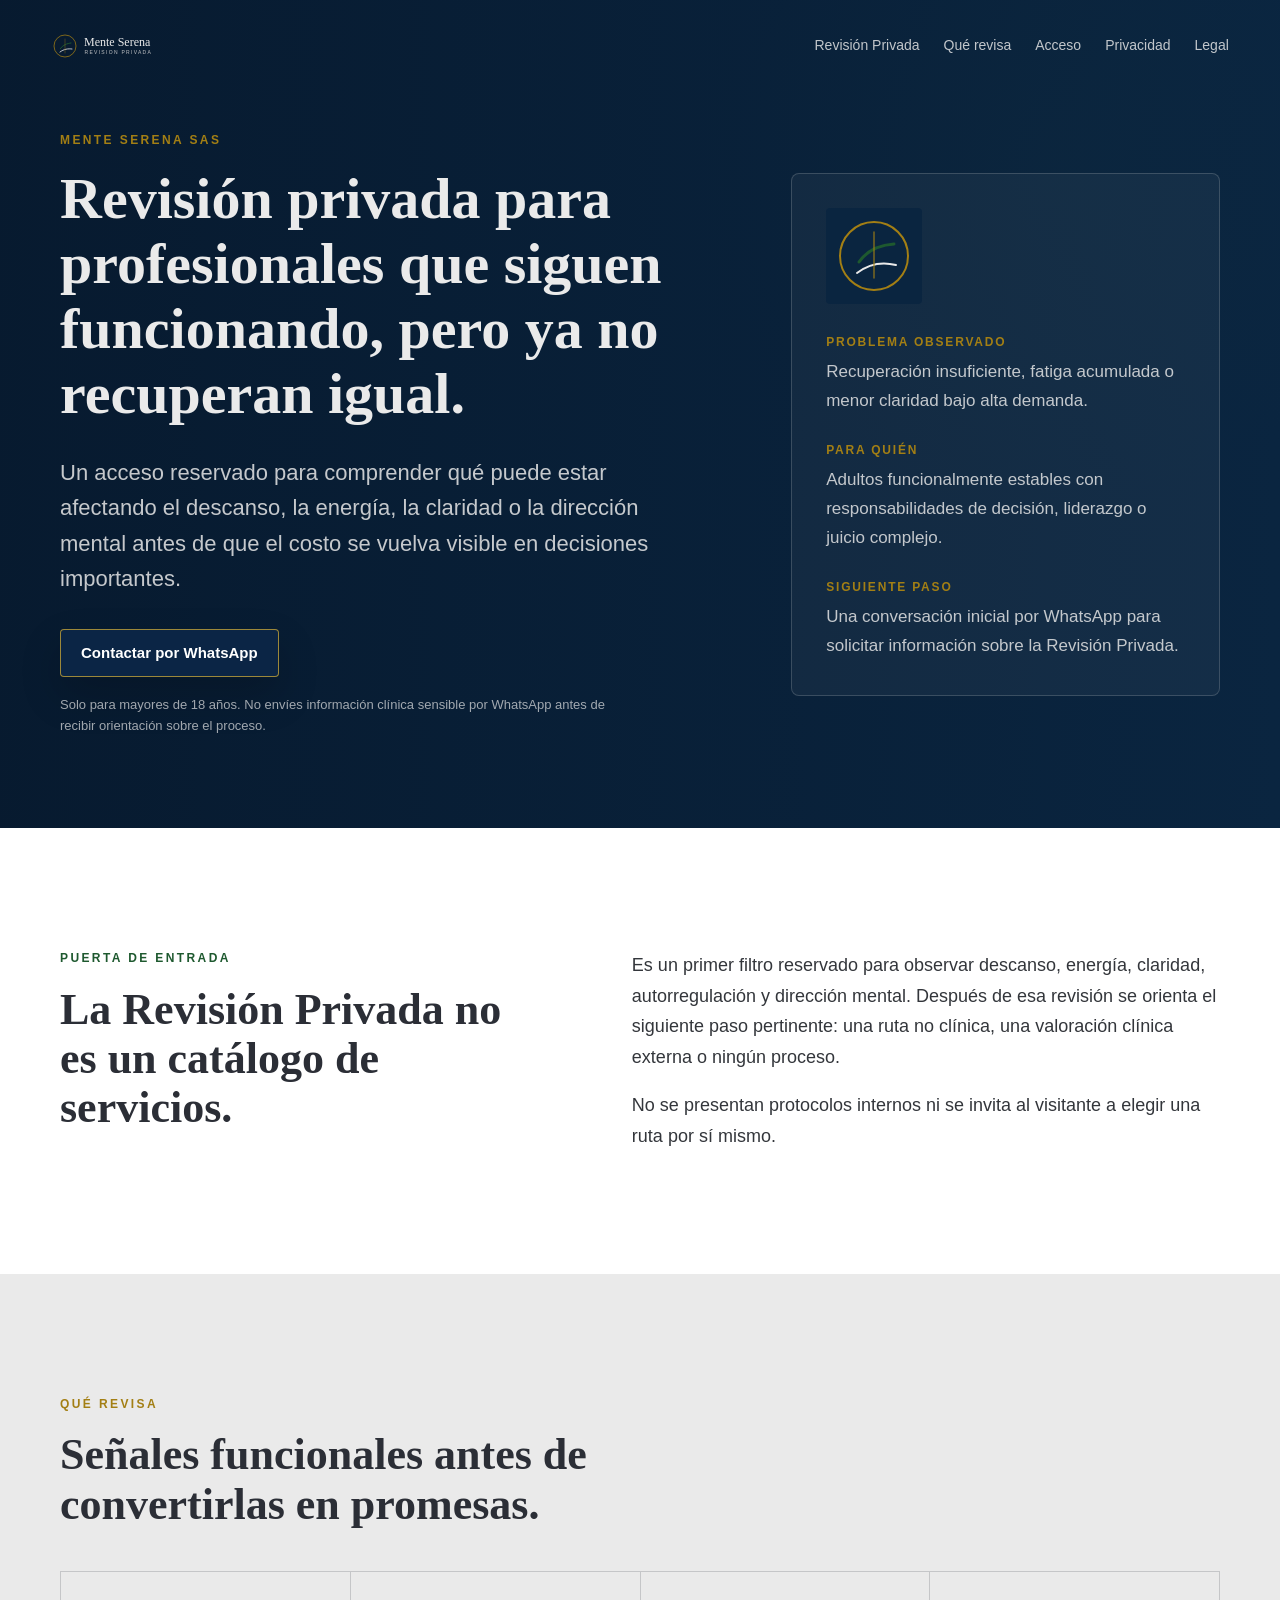
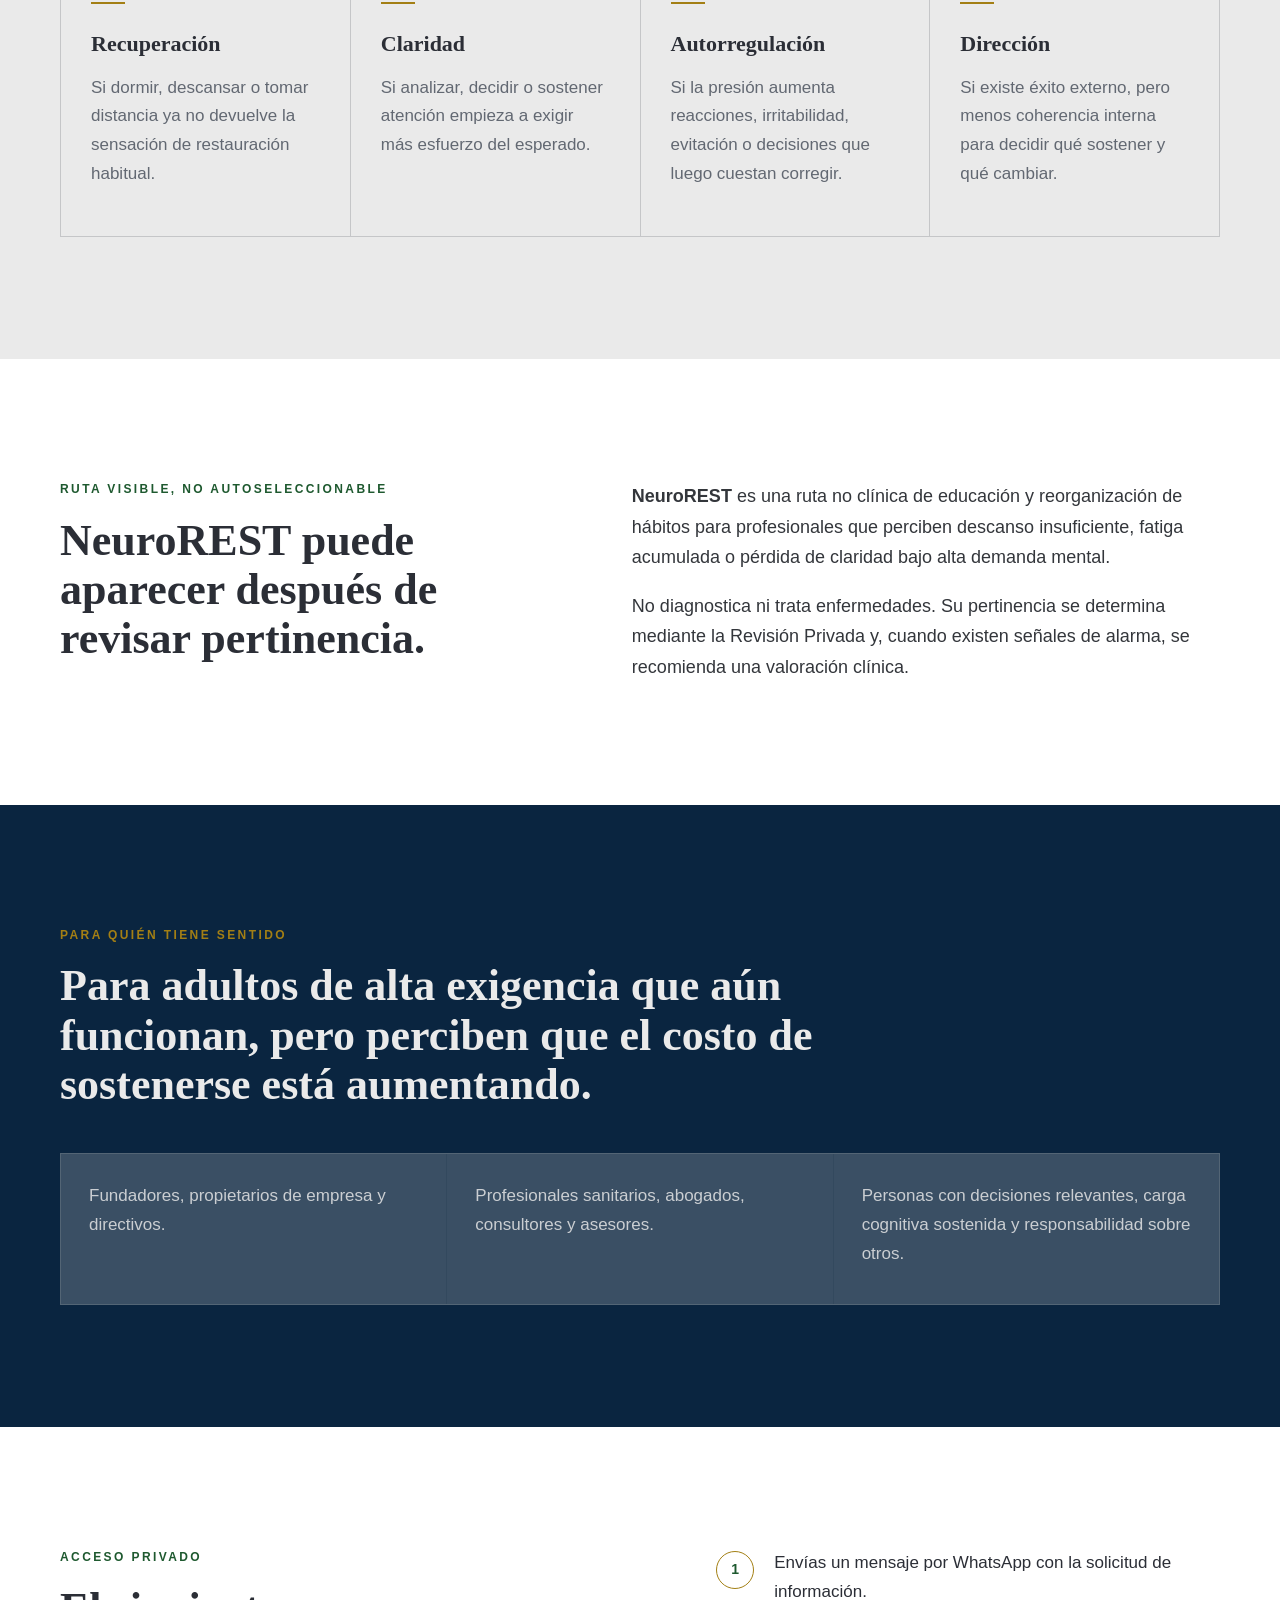
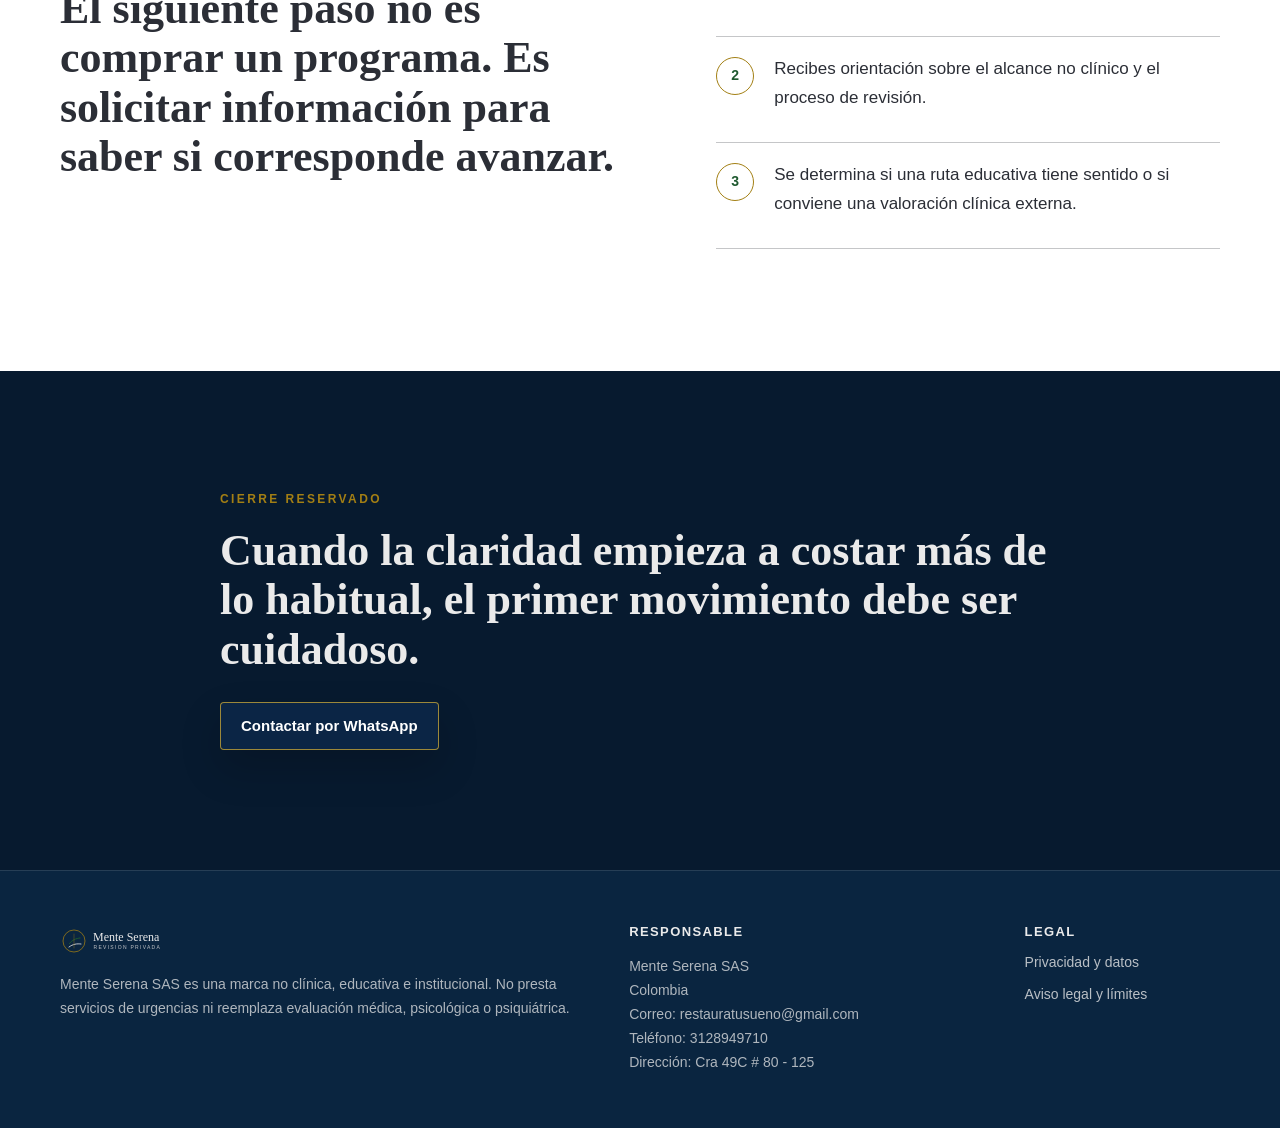
<file: index.html>
<!doctype html>
<html lang="es">
  <head>
    <meta charset="utf-8">
    <meta name="viewport" content="width=device-width, initial-scale=1">
    <meta name="description" content="Mente Serena SAS ofrece una Revisión Privada no clínica para adultos de alta exigencia que perciben pérdida de recuperación, claridad o dirección mental.">
    <title>Mente Serena | Revisión Privada</title>
    <meta http-equiv="Content-Security-Policy" content="default-src 'self'; script-src 'self'; style-src 'self' https://fonts.googleapis.com; font-src https://fonts.gstatic.com; img-src 'self' data:; object-src 'none'; base-uri 'self'; form-action 'none'; upgrade-insecure-requests">
    <meta name="referrer" content="strict-origin-when-cross-origin">
    <link rel="preconnect" href="https://fonts.googleapis.com">
    <link rel="preconnect" href="https://fonts.gstatic.com" crossorigin>
    <link href="https://fonts.googleapis.com/css2?family=Inter:wght@400;500;600&family=Libre+Baskerville:wght@400;700&display=swap" rel="stylesheet">
    <link rel="stylesheet" href="css/styles.css">
  </head>
  <body>
    <header class="site-header" data-header>
      <a class="brand" href="index.html" aria-label="Mente Serena">
        <img src="assets/logo.svg" alt="Mente Serena" width="170" height="32">
      </a>
      <button class="menu-toggle" type="button" aria-expanded="false" aria-controls="site-nav" data-menu-toggle>
        <span></span>
        <span></span>
      </button>
      <nav class="site-nav" id="site-nav" data-nav>
        <a href="#revision">Revisión Privada</a>
        <a href="#observa">Qué revisa</a>
        <a href="#acceso">Acceso</a>
        <a href="privacy.html">Privacidad</a>
        <a href="legal.html">Legal</a>
      </nav>
    </header>

    <main>
      <section class="hero">
        <div class="container hero-grid">
          <div class="hero-copy">
            <p class="eyebrow">Mente Serena SAS</p>
            <h1>Revisión privada para profesionales que siguen funcionando, pero ya no recuperan igual.</h1>
            <p class="lead">Un acceso reservado para comprender qué puede estar afectando el descanso, la energía, la claridad o la dirección mental antes de que el costo se vuelva visible en decisiones importantes.</p>
            <a class="whatsapp-button" href="https://wa.me/573128949710?text=Hola%2C%20quiero%20solicitar%20informaci%C3%B3n%20sobre%20la%20revisi%C3%B3n%20privada%20de%20energ%C3%ADa%2C%20claridad%20y%20recuperaci%C3%B3n.%20Entiendo%20que%20no%20debo%20enviar%20informaci%C3%B3n%20cl%C3%ADnica%20sensible%20por%20este%20canal%20antes%20de%20recibir%20orientaci%C3%B3n." target="_blank" rel="noopener noreferrer">Contactar por WhatsApp</a>
            <p class="contact-note">Solo para mayores de 18 años. No envíes información clínica sensible por WhatsApp antes de recibir orientación sobre el proceso.</p>
          </div>
          <div class="hero-panel" aria-label="Señales principales">
            <img class="hero-mark" src="assets/isotipo.svg" alt="" width="96" height="96">
            <dl>
              <div>
                <dt>Problema observado</dt>
                <dd>Recuperación insuficiente, fatiga acumulada o menor claridad bajo alta demanda.</dd>
              </div>
              <div>
                <dt>Para quién</dt>
                <dd>Adultos funcionalmente estables con responsabilidades de decisión, liderazgo o juicio complejo.</dd>
              </div>
              <div>
                <dt>Siguiente paso</dt>
                <dd>Una conversación inicial por WhatsApp para solicitar información sobre la Revisión Privada.</dd>
              </div>
            </dl>
          </div>
        </div>
      </section>

      <section class="section light" id="revision">
        <div class="container split">
          <div>
            <p class="eyebrow dark">Puerta de entrada</p>
            <h2>La Revisión Privada no es un catálogo de servicios.</h2>
          </div>
          <div class="prose">
            <p>Es un primer filtro reservado para observar descanso, energía, claridad, autorregulación y dirección mental. Después de esa revisión se orienta el siguiente paso pertinente: una ruta no clínica, una valoración clínica externa o ningún proceso.</p>
            <p>No se presentan protocolos internos ni se invita al visitante a elegir una ruta por sí mismo.</p>
          </div>
        </div>
      </section>

      <section class="section" id="observa">
        <div class="container">
          <div class="section-heading">
            <p class="eyebrow">Qué revisa</p>
            <h2>Señales funcionales antes de convertirlas en promesas.</h2>
          </div>
          <div class="signal-grid">
            <article>
              <span></span>
              <h3>Recuperación</h3>
              <p>Si dormir, descansar o tomar distancia ya no devuelve la sensación de restauración habitual.</p>
            </article>
            <article>
              <span></span>
              <h3>Claridad</h3>
              <p>Si analizar, decidir o sostener atención empieza a exigir más esfuerzo del esperado.</p>
            </article>
            <article>
              <span></span>
              <h3>Autorregulación</h3>
              <p>Si la presión aumenta reacciones, irritabilidad, evitación o decisiones que luego cuestan corregir.</p>
            </article>
            <article>
              <span></span>
              <h3>Dirección</h3>
              <p>Si existe éxito externo, pero menos coherencia interna para decidir qué sostener y qué cambiar.</p>
            </article>
          </div>
        </div>
      </section>

      <section class="section light">
        <div class="container split">
          <div>
            <p class="eyebrow dark">Ruta visible, no autoseleccionable</p>
            <h2>NeuroREST puede aparecer después de revisar pertinencia.</h2>
          </div>
          <div class="prose">
            <p><strong>NeuroREST</strong> es una ruta no clínica de educación y reorganización de hábitos para profesionales que perciben descanso insuficiente, fatiga acumulada o pérdida de claridad bajo alta demanda mental.</p>
            <p>No diagnostica ni trata enfermedades. Su pertinencia se determina mediante la Revisión Privada y, cuando existen señales de alarma, se recomienda una valoración clínica.</p>
          </div>
        </div>
      </section>

      <section class="section navy">
        <div class="container">
          <div class="section-heading narrow">
            <p class="eyebrow">Para quién tiene sentido</p>
            <h2>Para adultos de alta exigencia que aún funcionan, pero perciben que el costo de sostenerse está aumentando.</h2>
          </div>
          <div class="fit-list">
            <p>Fundadores, propietarios de empresa y directivos.</p>
            <p>Profesionales sanitarios, abogados, consultores y asesores.</p>
            <p>Personas con decisiones relevantes, carga cognitiva sostenida y responsabilidad sobre otros.</p>
          </div>
        </div>
      </section>

      <section class="section light" id="acceso">
        <div class="container access">
          <div>
            <p class="eyebrow dark">Acceso privado</p>
            <h2>El siguiente paso no es comprar un programa. Es solicitar información para saber si corresponde avanzar.</h2>
          </div>
          <ol>
            <li>Envías un mensaje por WhatsApp con la solicitud de información.</li>
            <li>Recibes orientación sobre el alcance no clínico y el proceso de revisión.</li>
            <li>Se determina si una ruta educativa tiene sentido o si conviene una valoración clínica externa.</li>
          </ol>
        </div>
      </section>

      <section class="closing">
        <div class="container closing-inner">
          <p class="eyebrow">Cierre reservado</p>
          <h2>Cuando la claridad empieza a costar más de lo habitual, el primer movimiento debe ser cuidadoso.</h2>
          <a class="whatsapp-button" href="https://wa.me/573128949710?text=Hola%2C%20quiero%20solicitar%20informaci%C3%B3n%20sobre%20la%20revisi%C3%B3n%20privada%20de%20energ%C3%ADa%2C%20claridad%20y%20recuperaci%C3%B3n.%20Entiendo%20que%20no%20debo%20enviar%20informaci%C3%B3n%20cl%C3%ADnica%20sensible%20por%20este%20canal%20antes%20de%20recibir%20orientaci%C3%B3n." target="_blank" rel="noopener noreferrer">Contactar por WhatsApp</a>
        </div>
      </section>
    </main>

    <footer class="site-footer">
      <div class="container footer-grid">
        <div>
          <img src="assets/logo.svg" alt="Mente Serena" width="170" height="32">
          <p>Mente Serena SAS es una marca no clínica, educativa e institucional. No presta servicios de urgencias ni reemplaza evaluación médica, psicológica o psiquiátrica.</p>
        </div>
        <div>
          <h2>Responsable</h2>
          <p>Mente Serena SAS<br>Colombia<br>Correo: restauratusueno@gmail.com<br>Teléfono: 3128949710<br>Dirección: Cra 49C # 80 - 125</p>
        </div>
        <div>
          <h2>Legal</h2>
          <a href="privacy.html">Privacidad y datos</a>
          <a href="legal.html">Aviso legal y límites</a>
        </div>
      </div>
    </footer>
    <script src="js/main.js"></script>
  </body>
</html>
</file>
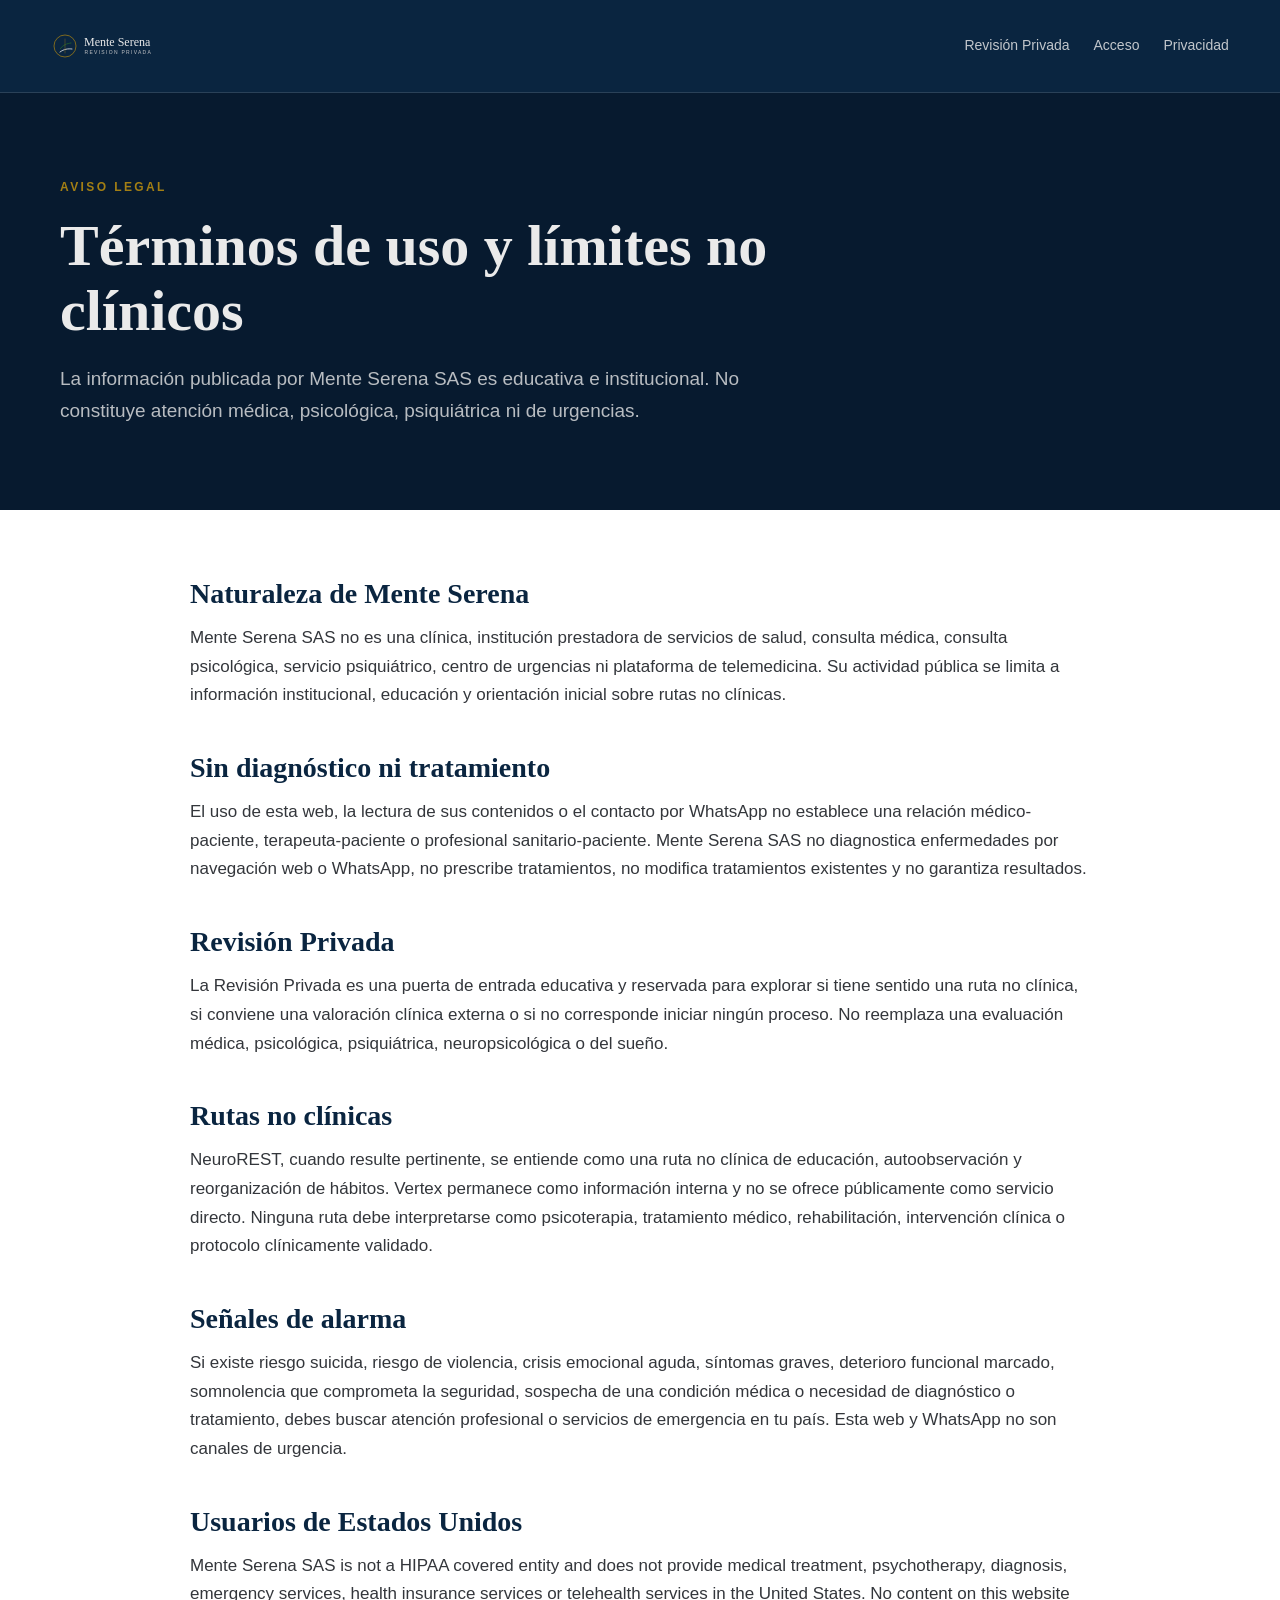
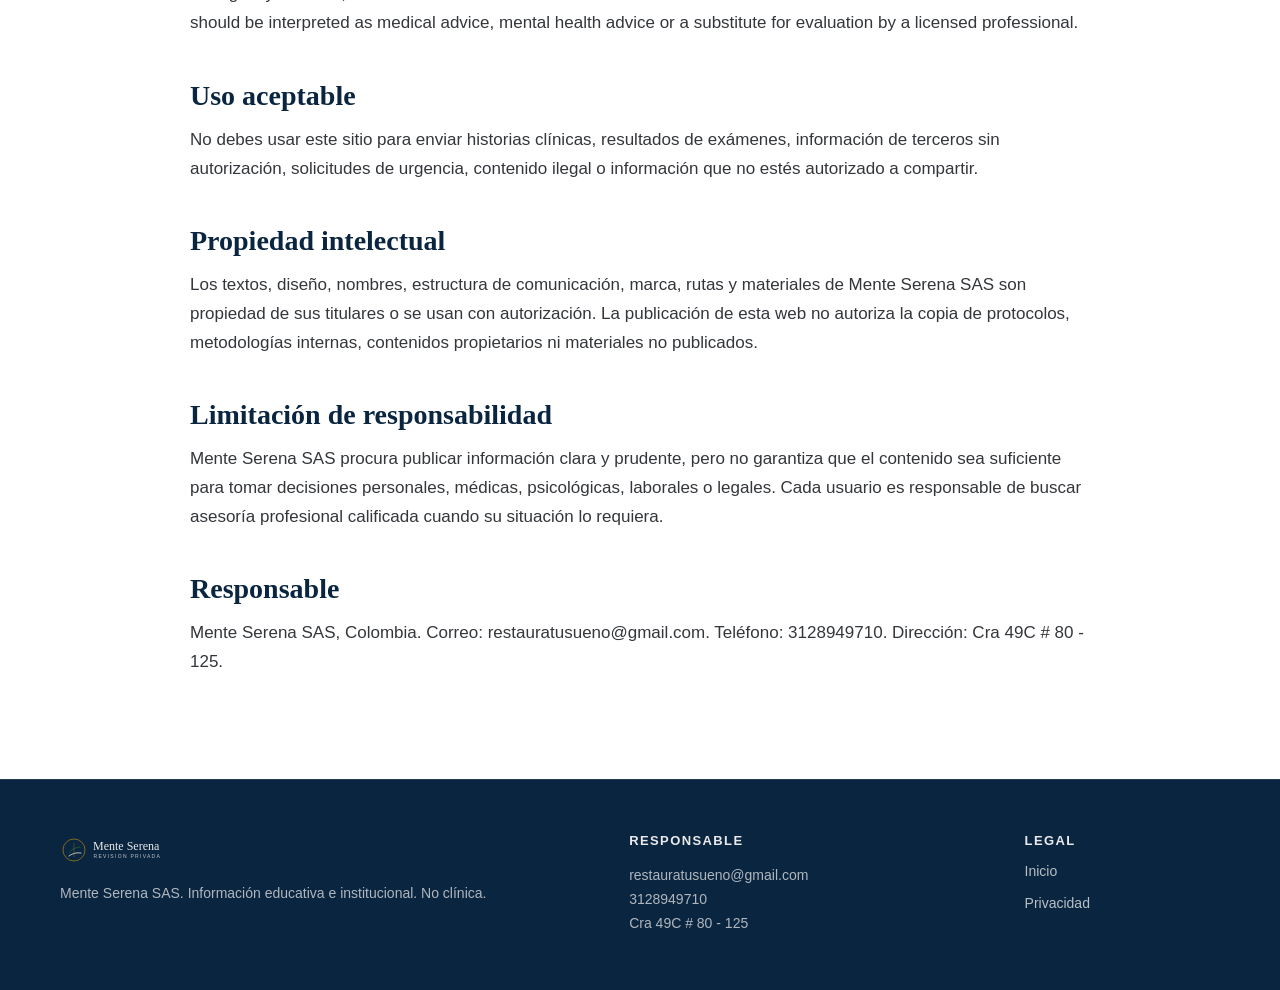
<file: legal.html>
<!doctype html>
<html lang="es">
  <head>
    <meta charset="utf-8">
    <meta name="viewport" content="width=device-width, initial-scale=1">
    <meta name="description" content="Aviso legal, términos de uso y límites no clínicos de Mente Serena SAS.">
    <title>Aviso legal | Mente Serena</title>
    <meta http-equiv="Content-Security-Policy" content="default-src 'self'; script-src 'self'; style-src 'self' https://fonts.googleapis.com; font-src https://fonts.gstatic.com; img-src 'self' data:; object-src 'none'; base-uri 'self'; form-action 'none'; upgrade-insecure-requests">
    <meta name="referrer" content="strict-origin-when-cross-origin">
    <link rel="preconnect" href="https://fonts.googleapis.com">
    <link rel="preconnect" href="https://fonts.gstatic.com" crossorigin>
    <link href="https://fonts.googleapis.com/css2?family=Inter:wght@400;500;600&family=Libre+Baskerville:wght@400;700&display=swap" rel="stylesheet">
    <link rel="stylesheet" href="css/styles.css">
  </head>
  <body>
    <header class="site-header compact" data-header>
      <a class="brand" href="index.html" aria-label="Mente Serena">
        <img src="assets/logo.svg" alt="Mente Serena" width="170" height="32">
      </a>
      <button class="menu-toggle" type="button" aria-expanded="false" aria-controls="site-nav" data-menu-toggle>
        <span></span>
        <span></span>
      </button>
      <nav class="site-nav" id="site-nav" data-nav>
        <a href="index.html#revision">Revisión Privada</a>
        <a href="index.html#acceso">Acceso</a>
        <a href="privacy.html">Privacidad</a>
      </nav>
    </header>

    <main class="legal-page">
      <section class="legal-hero">
        <div class="container">
          <p class="eyebrow">Aviso legal</p>
          <h1>Términos de uso y límites no clínicos</h1>
          <p>La información publicada por Mente Serena SAS es educativa e institucional. No constituye atención médica, psicológica, psiquiátrica ni de urgencias.</p>
        </div>
      </section>

      <article class="container legal-content">
        <h2>Naturaleza de Mente Serena</h2>
        <p>Mente Serena SAS no es una clínica, institución prestadora de servicios de salud, consulta médica, consulta psicológica, servicio psiquiátrico, centro de urgencias ni plataforma de telemedicina. Su actividad pública se limita a información institucional, educación y orientación inicial sobre rutas no clínicas.</p>

        <h2>Sin diagnóstico ni tratamiento</h2>
        <p>El uso de esta web, la lectura de sus contenidos o el contacto por WhatsApp no establece una relación médico-paciente, terapeuta-paciente o profesional sanitario-paciente. Mente Serena SAS no diagnostica enfermedades por navegación web o WhatsApp, no prescribe tratamientos, no modifica tratamientos existentes y no garantiza resultados.</p>

        <h2>Revisión Privada</h2>
        <p>La Revisión Privada es una puerta de entrada educativa y reservada para explorar si tiene sentido una ruta no clínica, si conviene una valoración clínica externa o si no corresponde iniciar ningún proceso. No reemplaza una evaluación médica, psicológica, psiquiátrica, neuropsicológica o del sueño.</p>

        <h2>Rutas no clínicas</h2>
        <p>NeuroREST, cuando resulte pertinente, se entiende como una ruta no clínica de educación, autoobservación y reorganización de hábitos. Vertex permanece como información interna y no se ofrece públicamente como servicio directo. Ninguna ruta debe interpretarse como psicoterapia, tratamiento médico, rehabilitación, intervención clínica o protocolo clínicamente validado.</p>

        <h2>Señales de alarma</h2>
        <p>Si existe riesgo suicida, riesgo de violencia, crisis emocional aguda, síntomas graves, deterioro funcional marcado, somnolencia que comprometa la seguridad, sospecha de una condición médica o necesidad de diagnóstico o tratamiento, debes buscar atención profesional o servicios de emergencia en tu país. Esta web y WhatsApp no son canales de urgencia.</p>

        <h2>Usuarios de Estados Unidos</h2>
        <p>Mente Serena SAS is not a HIPAA covered entity and does not provide medical treatment, psychotherapy, diagnosis, emergency services, health insurance services or telehealth services in the United States. No content on this website should be interpreted as medical advice, mental health advice or a substitute for evaluation by a licensed professional.</p>

        <h2>Uso aceptable</h2>
        <p>No debes usar este sitio para enviar historias clínicas, resultados de exámenes, información de terceros sin autorización, solicitudes de urgencia, contenido ilegal o información que no estés autorizado a compartir.</p>

        <h2>Propiedad intelectual</h2>
        <p>Los textos, diseño, nombres, estructura de comunicación, marca, rutas y materiales de Mente Serena SAS son propiedad de sus titulares o se usan con autorización. La publicación de esta web no autoriza la copia de protocolos, metodologías internas, contenidos propietarios ni materiales no publicados.</p>

        <h2>Limitación de responsabilidad</h2>
        <p>Mente Serena SAS procura publicar información clara y prudente, pero no garantiza que el contenido sea suficiente para tomar decisiones personales, médicas, psicológicas, laborales o legales. Cada usuario es responsable de buscar asesoría profesional calificada cuando su situación lo requiera.</p>

        <h2>Responsable</h2>
        <p>Mente Serena SAS, Colombia. Correo: restauratusueno@gmail.com. Teléfono: 3128949710. Dirección: Cra 49C # 80 - 125.</p>
      </article>
    </main>

    <footer class="site-footer">
      <div class="container footer-grid">
        <div>
          <img src="assets/logo.svg" alt="Mente Serena" width="170" height="32">
          <p>Mente Serena SAS. Información educativa e institucional. No clínica.</p>
        </div>
        <div>
          <h2>Responsable</h2>
          <p>restauratusueno@gmail.com<br>3128949710<br>Cra 49C # 80 - 125</p>
        </div>
        <div>
          <h2>Legal</h2>
          <a href="index.html">Inicio</a>
          <a href="privacy.html">Privacidad</a>
        </div>
      </div>
    </footer>
    <script src="js/main.js"></script>
  </body>
</html>
</file>
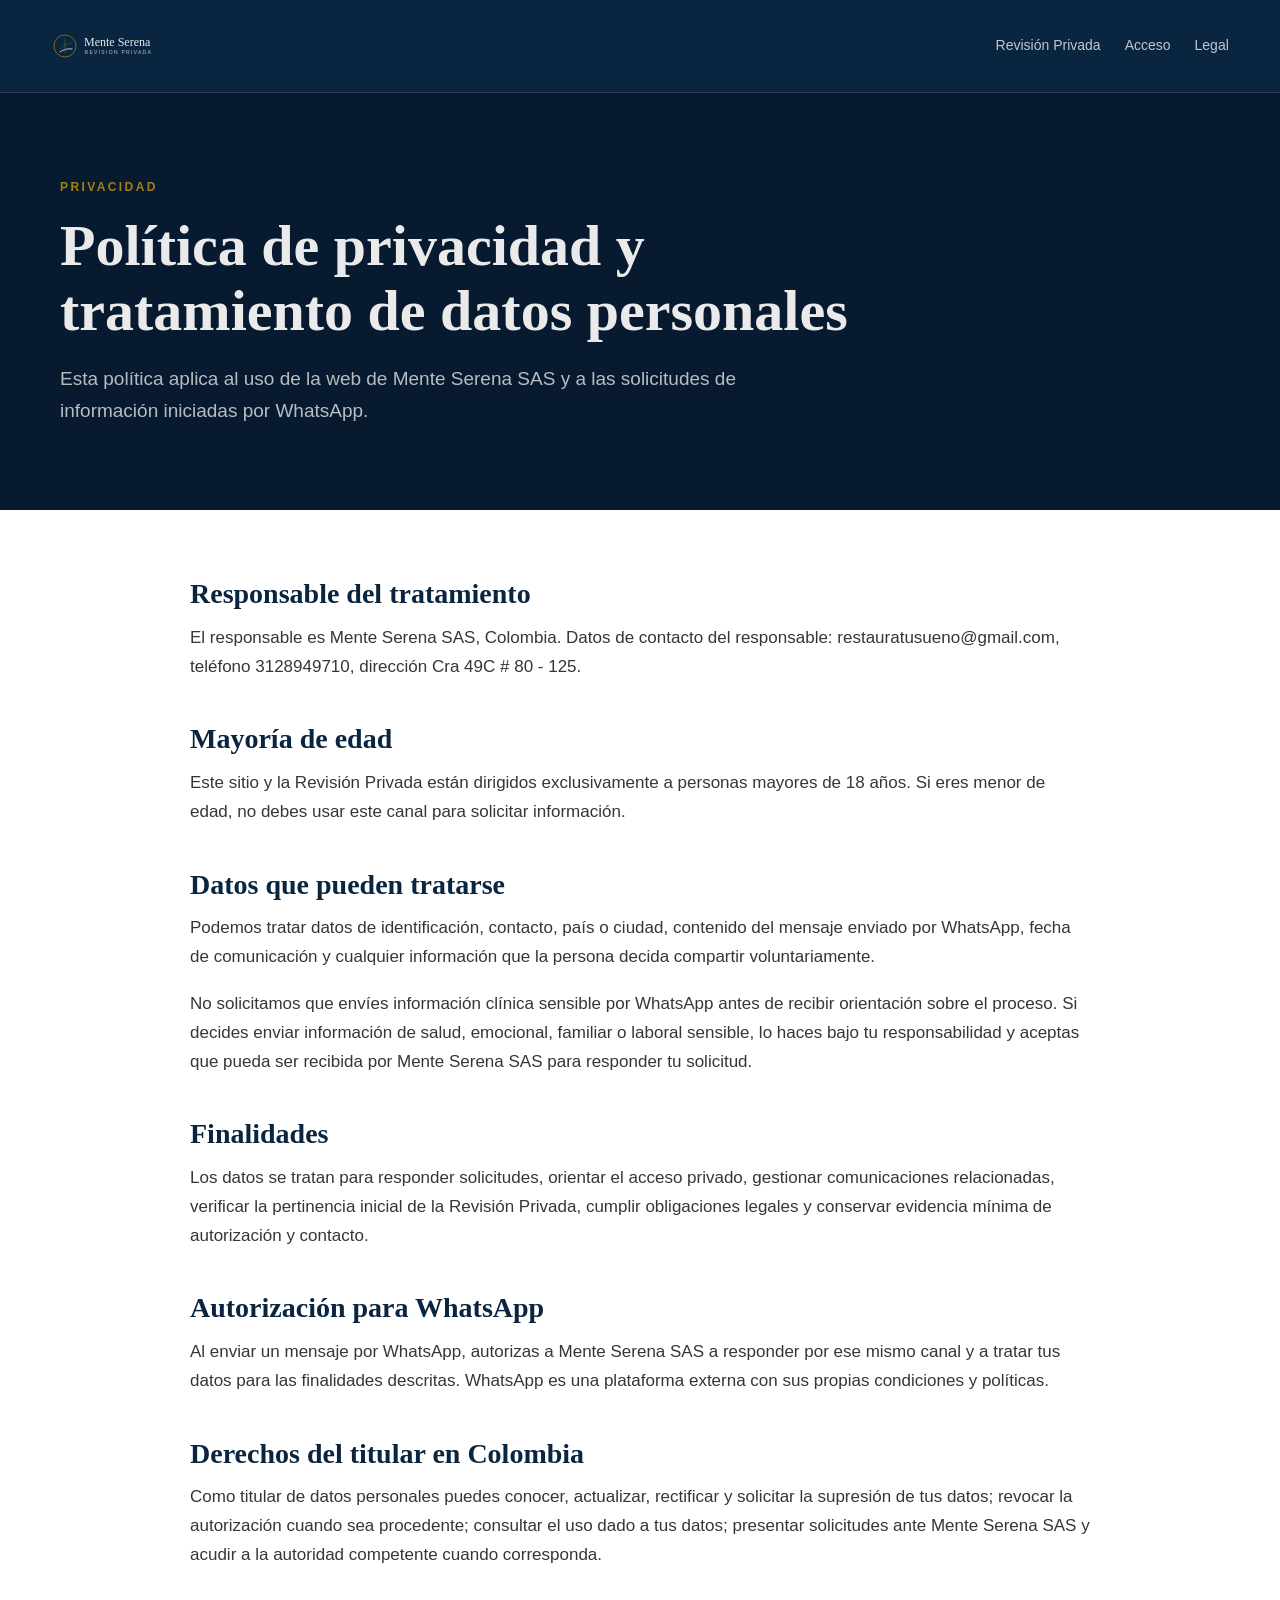
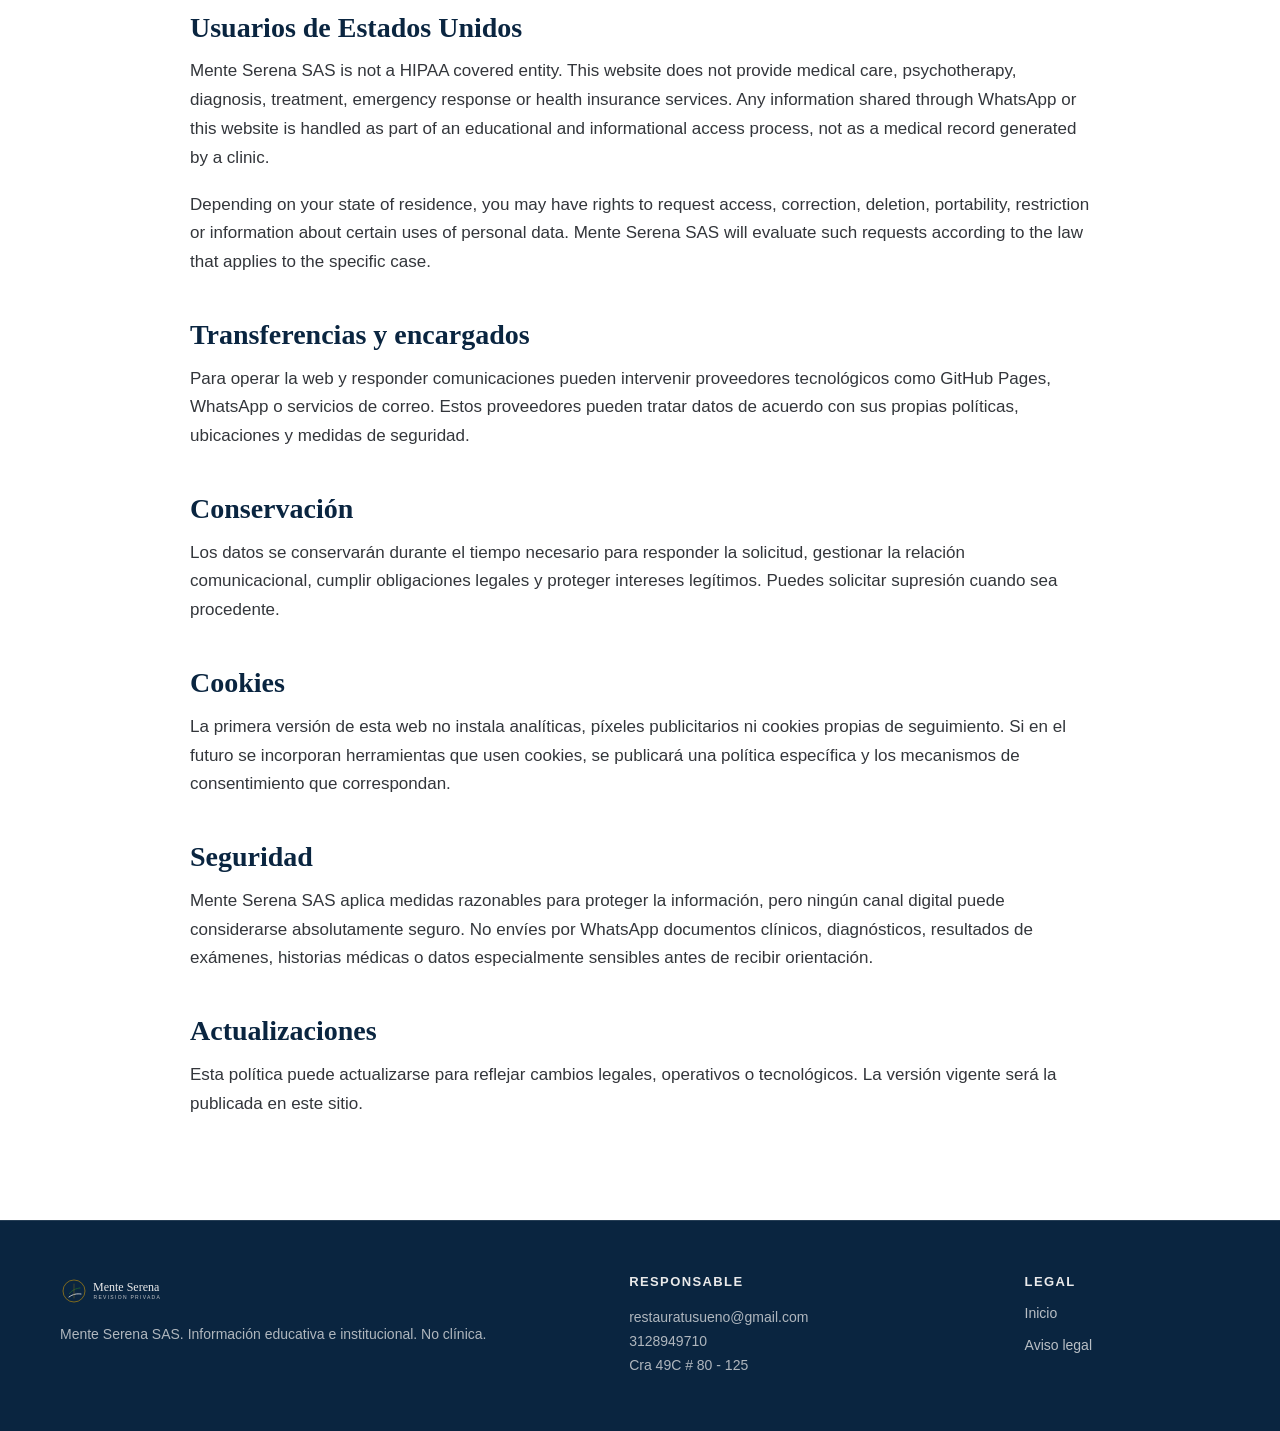
<file: privacy.html>
<!doctype html>
<html lang="es">
  <head>
    <meta charset="utf-8">
    <meta name="viewport" content="width=device-width, initial-scale=1">
    <meta name="description" content="Política de privacidad y tratamiento de datos personales de Mente Serena SAS.">
    <title>Privacidad | Mente Serena</title>
    <meta http-equiv="Content-Security-Policy" content="default-src 'self'; script-src 'self'; style-src 'self' https://fonts.googleapis.com; font-src https://fonts.gstatic.com; img-src 'self' data:; object-src 'none'; base-uri 'self'; form-action 'none'; upgrade-insecure-requests">
    <meta name="referrer" content="strict-origin-when-cross-origin">
    <link rel="preconnect" href="https://fonts.googleapis.com">
    <link rel="preconnect" href="https://fonts.gstatic.com" crossorigin>
    <link href="https://fonts.googleapis.com/css2?family=Inter:wght@400;500;600&family=Libre+Baskerville:wght@400;700&display=swap" rel="stylesheet">
    <link rel="stylesheet" href="css/styles.css">
  </head>
  <body>
    <header class="site-header compact" data-header>
      <a class="brand" href="index.html" aria-label="Mente Serena">
        <img src="assets/logo.svg" alt="Mente Serena" width="170" height="32">
      </a>
      <button class="menu-toggle" type="button" aria-expanded="false" aria-controls="site-nav" data-menu-toggle>
        <span></span>
        <span></span>
      </button>
      <nav class="site-nav" id="site-nav" data-nav>
        <a href="index.html#revision">Revisión Privada</a>
        <a href="index.html#acceso">Acceso</a>
        <a href="legal.html">Legal</a>
      </nav>
    </header>

    <main class="legal-page">
      <section class="legal-hero">
        <div class="container">
          <p class="eyebrow">Privacidad</p>
          <h1>Política de privacidad y tratamiento de datos personales</h1>
          <p>Esta política aplica al uso de la web de Mente Serena SAS y a las solicitudes de información iniciadas por WhatsApp.</p>
        </div>
      </section>

      <article class="container legal-content">
        <h2>Responsable del tratamiento</h2>
        <p>El responsable es Mente Serena SAS, Colombia. Datos de contacto del responsable: restauratusueno@gmail.com, teléfono 3128949710, dirección Cra 49C # 80 - 125.</p>

        <h2>Mayoría de edad</h2>
        <p>Este sitio y la Revisión Privada están dirigidos exclusivamente a personas mayores de 18 años. Si eres menor de edad, no debes usar este canal para solicitar información.</p>

        <h2>Datos que pueden tratarse</h2>
        <p>Podemos tratar datos de identificación, contacto, país o ciudad, contenido del mensaje enviado por WhatsApp, fecha de comunicación y cualquier información que la persona decida compartir voluntariamente.</p>
        <p>No solicitamos que envíes información clínica sensible por WhatsApp antes de recibir orientación sobre el proceso. Si decides enviar información de salud, emocional, familiar o laboral sensible, lo haces bajo tu responsabilidad y aceptas que pueda ser recibida por Mente Serena SAS para responder tu solicitud.</p>

        <h2>Finalidades</h2>
        <p>Los datos se tratan para responder solicitudes, orientar el acceso privado, gestionar comunicaciones relacionadas, verificar la pertinencia inicial de la Revisión Privada, cumplir obligaciones legales y conservar evidencia mínima de autorización y contacto.</p>

        <h2>Autorización para WhatsApp</h2>
        <p>Al enviar un mensaje por WhatsApp, autorizas a Mente Serena SAS a responder por ese mismo canal y a tratar tus datos para las finalidades descritas. WhatsApp es una plataforma externa con sus propias condiciones y políticas.</p>

        <h2>Derechos del titular en Colombia</h2>
        <p>Como titular de datos personales puedes conocer, actualizar, rectificar y solicitar la supresión de tus datos; revocar la autorización cuando sea procedente; consultar el uso dado a tus datos; presentar solicitudes ante Mente Serena SAS y acudir a la autoridad competente cuando corresponda.</p>

        <h2>Usuarios de Estados Unidos</h2>
        <p>Mente Serena SAS is not a HIPAA covered entity. This website does not provide medical care, psychotherapy, diagnosis, treatment, emergency response or health insurance services. Any information shared through WhatsApp or this website is handled as part of an educational and informational access process, not as a medical record generated by a clinic.</p>
        <p>Depending on your state of residence, you may have rights to request access, correction, deletion, portability, restriction or information about certain uses of personal data. Mente Serena SAS will evaluate such requests according to the law that applies to the specific case.</p>

        <h2>Transferencias y encargados</h2>
        <p>Para operar la web y responder comunicaciones pueden intervenir proveedores tecnológicos como GitHub Pages, WhatsApp o servicios de correo. Estos proveedores pueden tratar datos de acuerdo con sus propias políticas, ubicaciones y medidas de seguridad.</p>

        <h2>Conservación</h2>
        <p>Los datos se conservarán durante el tiempo necesario para responder la solicitud, gestionar la relación comunicacional, cumplir obligaciones legales y proteger intereses legítimos. Puedes solicitar supresión cuando sea procedente.</p>

        <h2>Cookies</h2>
        <p>La primera versión de esta web no instala analíticas, píxeles publicitarios ni cookies propias de seguimiento. Si en el futuro se incorporan herramientas que usen cookies, se publicará una política específica y los mecanismos de consentimiento que correspondan.</p>

        <h2>Seguridad</h2>
        <p>Mente Serena SAS aplica medidas razonables para proteger la información, pero ningún canal digital puede considerarse absolutamente seguro. No envíes por WhatsApp documentos clínicos, diagnósticos, resultados de exámenes, historias médicas o datos especialmente sensibles antes de recibir orientación.</p>

        <h2>Actualizaciones</h2>
        <p>Esta política puede actualizarse para reflejar cambios legales, operativos o tecnológicos. La versión vigente será la publicada en este sitio.</p>
      </article>
    </main>

    <footer class="site-footer">
      <div class="container footer-grid">
        <div>
          <img src="assets/logo.svg" alt="Mente Serena" width="170" height="32">
          <p>Mente Serena SAS. Información educativa e institucional. No clínica.</p>
        </div>
        <div>
          <h2>Responsable</h2>
          <p>restauratusueno@gmail.com<br>3128949710<br>Cra 49C # 80 - 125</p>
        </div>
        <div>
          <h2>Legal</h2>
          <a href="index.html">Inicio</a>
          <a href="legal.html">Aviso legal</a>
        </div>
      </div>
    </footer>
    <script src="js/main.js"></script>
  </body>
</html>
</file>
<file: css/styles.css>
:root {
  --navy: #0A2540;
  --navy-deep: #071A2F;
  --paper: #EAEAEA;
  --white: #FFFFFF;
  --graphite: #2B2E36;
  --ash: #33363B;
  --jade: #1E592F;
  --gold: #A37F14;
  --line: #C5C6C8;
  --muted: #626872;
  --serif: "Libre Baskerville", Georgia, serif;
  --sans: "Inter", Arial, sans-serif;
}

* {
  box-sizing: border-box;
}

html {
  scroll-behavior: smooth;
}

body {
  margin: 0;
  color: var(--graphite);
  background: var(--paper);
  font-family: var(--sans);
  font-size: 17px;
  line-height: 1.7;
}

body::before {
  position: fixed;
  inset: 0;
  z-index: -1;
  pointer-events: none;
  content: "";
  background-image: url("../assets/texture.svg");
  opacity: .32;
}

a {
  color: inherit;
}

img {
  display: block;
  max-width: 100%;
}

.container {
  width: min(100% - 40px, 1160px);
  margin: 0 auto;
}

.site-header {
  position: absolute;
  top: 0;
  left: 0;
  z-index: 10;
  display: flex;
  align-items: center;
  justify-content: space-between;
  width: 100%;
  padding: 24px clamp(20px, 4vw, 56px);
  color: var(--paper);
}

.site-header.compact {
  position: relative;
  background: var(--navy);
  border-bottom: 1px solid rgba(234, 234, 234, .14);
}

.brand {
  display: inline-flex;
  align-items: center;
  min-height: 44px;
}

.site-nav {
  display: flex;
  align-items: center;
  gap: 24px;
  font-size: 14px;
  font-weight: 500;
}

.site-nav a {
  color: rgba(234, 234, 234, .82);
  text-decoration: none;
}

.site-nav a:hover {
  color: var(--white);
}

.menu-toggle {
  display: none;
}

.hero {
  min-height: 92vh;
  padding: 132px 0 72px;
  color: var(--paper);
  background:
    linear-gradient(90deg, rgba(7, 26, 47, .98), rgba(10, 37, 64, .9)),
    radial-gradient(circle at 82% 20%, rgba(79, 138, 91, .26), transparent 28%),
    var(--navy);
}

.hero-grid {
  display: grid;
  grid-template-columns: minmax(0, 1.08fr) minmax(320px, .72fr);
  gap: clamp(42px, 7vw, 88px);
  align-items: center;
}

.eyebrow {
  margin: 0 0 18px;
  color: var(--gold);
  font-size: 12px;
  font-weight: 600;
  letter-spacing: 2.4px;
  line-height: 1.4;
  text-transform: uppercase;
}

.eyebrow.dark {
  color: var(--jade);
}

h1,
h2,
h3 {
  margin: 0;
  font-family: var(--serif);
  font-weight: 700;
  letter-spacing: 0;
  line-height: 1.12;
}

h1 {
  max-width: 850px;
  font-size: clamp(38px, 5vw, 58px);
}

h2 {
  font-size: clamp(30px, 4vw, 44px);
}

h3 {
  font-size: 22px;
}

.lead {
  max-width: 720px;
  margin: 28px 0 32px;
  color: rgba(234, 234, 234, .84);
  font-size: clamp(18px, 2vw, 22px);
  line-height: 1.62;
}

.whatsapp-button {
  display: inline-flex;
  align-items: center;
  justify-content: center;
  min-height: 48px;
  padding: 14px 20px;
  color: var(--white);
  background: var(--navy);
  border: 1px solid rgba(212, 175, 55, .72);
  border-radius: 4px;
  box-shadow: 0 18px 40px rgba(0, 0, 0, .18);
  font-size: 15px;
  font-weight: 600;
  line-height: 1.2;
  text-decoration: none;
  transition: border-color .2s ease, background .2s ease, transform .2s ease;
}

.hero .whatsapp-button,
.closing .whatsapp-button {
  background: #0B2545;
}

.whatsapp-button:hover {
  border-color: var(--gold);
  background: var(--navy-deep);
  transform: translateY(-1px);
}

.contact-note {
  max-width: 580px;
  margin: 18px 0 0;
  color: rgba(234, 234, 234, .68);
  font-size: 13px;
  line-height: 1.6;
}

.hero-panel {
  padding: 34px;
  border: 1px solid rgba(197, 198, 200, .22);
  border-radius: 8px;
  background: rgba(255, 255, 255, .045);
}

.hero-mark {
  margin-bottom: 28px;
}

dl {
  display: grid;
  gap: 24px;
  margin: 0;
}

dt {
  margin-bottom: 6px;
  color: var(--gold);
  font-size: 12px;
  font-weight: 600;
  letter-spacing: 1.8px;
  text-transform: uppercase;
}

dd {
  margin: 0;
  color: rgba(234, 234, 234, .82);
}

.section {
  padding: clamp(76px, 10vw, 122px) 0;
  background: var(--paper);
}

.section.light {
  background: var(--white);
}

.section.navy {
  color: var(--paper);
  background: var(--navy);
}

.split {
  display: grid;
  grid-template-columns: minmax(260px, .82fr) minmax(320px, 1fr);
  gap: clamp(36px, 7vw, 96px);
  align-items: start;
}

.prose p {
  margin: 0 0 18px;
  color: var(--ash);
  font-size: 18px;
}

.prose p:last-child {
  margin-bottom: 0;
}

.section-heading {
  max-width: 760px;
  margin-bottom: 42px;
}

.section-heading.narrow {
  max-width: 900px;
}

.signal-grid {
  display: grid;
  grid-template-columns: repeat(4, minmax(0, 1fr));
  gap: 1px;
  border: 1px solid var(--line);
  background: var(--line);
}

.signal-grid article {
  min-height: 260px;
  padding: 30px;
  background: var(--paper);
}

.signal-grid span {
  display: block;
  width: 34px;
  height: 2px;
  margin-bottom: 28px;
  background: var(--gold);
}

.signal-grid p {
  color: var(--muted);
}

.fit-list {
  display: grid;
  grid-template-columns: repeat(3, minmax(0, 1fr));
  gap: 1px;
  margin-top: 44px;
  border: 1px solid rgba(197, 198, 200, .22);
  background: rgba(197, 198, 200, .22);
}

.fit-list p {
  min-height: 150px;
  margin: 0;
  padding: 28px;
  color: rgba(234, 234, 234, .82);
  background: rgba(255, 255, 255, .035);
}

.access {
  display: grid;
  grid-template-columns: minmax(280px, .9fr) minmax(300px, .8fr);
  gap: clamp(36px, 7vw, 90px);
}

.access ol {
  display: grid;
  gap: 18px;
  margin: 0;
  padding: 0;
  list-style: none;
  counter-reset: access;
}

.access li {
  position: relative;
  min-height: 88px;
  padding: 0 0 22px 58px;
  border-bottom: 1px solid var(--line);
  counter-increment: access;
}

.access li::before {
  position: absolute;
  top: 2px;
  left: 0;
  display: grid;
  place-items: center;
  width: 36px;
  height: 36px;
  color: var(--jade);
  border: 1px solid var(--gold);
  border-radius: 50%;
  content: counter(access);
  font-size: 14px;
  font-weight: 600;
}

.closing {
  padding: clamp(76px, 10vw, 120px) 0;
  color: var(--paper);
  background: var(--navy-deep);
}

.closing-inner {
  max-width: 840px;
}

.closing h2 {
  margin-bottom: 28px;
}

.site-footer {
  padding: 54px 0;
  color: rgba(234, 234, 234, .74);
  background: var(--navy);
  border-top: 1px solid rgba(234, 234, 234, .12);
  font-size: 14px;
}

.footer-grid {
  display: grid;
  grid-template-columns: 1.2fr .8fr .45fr;
  gap: 48px;
}

.site-footer h2 {
  margin: 0 0 12px;
  color: var(--paper);
  font-family: var(--sans);
  font-size: 13px;
  letter-spacing: 1.4px;
  text-transform: uppercase;
}

.site-footer a {
  display: block;
  margin-bottom: 8px;
  color: rgba(234, 234, 234, .78);
  text-decoration: none;
}

.site-footer p {
  margin: 16px 0 0;
}

.legal-page {
  background: var(--white);
}

.legal-hero {
  padding: 86px 0 64px;
  color: var(--paper);
  background: var(--navy-deep);
}

.legal-hero h1 {
  max-width: 820px;
}

.legal-hero p:not(.eyebrow) {
  max-width: 760px;
  color: rgba(234, 234, 234, .78);
  font-size: 19px;
}

.legal-content {
  max-width: 900px;
  padding-top: 68px;
  padding-bottom: 84px;
}

.legal-content h2 {
  margin-top: 42px;
  margin-bottom: 14px;
  color: var(--navy);
  font-family: var(--serif);
  font-size: 28px;
}

.legal-content h2:first-child {
  margin-top: 0;
}

.legal-content p {
  margin: 0 0 18px;
  color: var(--ash);
}

@media (max-width: 900px) {
  .site-header {
    position: absolute;
    padding: 18px 20px;
  }

  .site-header.compact {
    position: relative;
  }

  .menu-toggle {
    display: inline-flex;
    flex-direction: column;
    justify-content: center;
    gap: 6px;
    width: 44px;
    height: 44px;
    padding: 0;
    background: transparent;
    border: 1px solid rgba(234, 234, 234, .28);
    border-radius: 4px;
  }

  .menu-toggle span {
    width: 18px;
    height: 1px;
    margin: 0 auto;
    background: var(--paper);
  }

  .site-nav {
    position: absolute;
    top: 74px;
    left: 20px;
    right: 20px;
    display: none;
    flex-direction: column;
    align-items: flex-start;
    gap: 0;
    padding: 12px;
    background: var(--navy-deep);
    border: 1px solid rgba(234, 234, 234, .16);
  }

  .site-nav.is-open {
    display: flex;
  }

  .site-nav a {
    width: 100%;
    padding: 12px;
  }

  .hero {
    min-height: auto;
    padding: 108px 0 54px;
  }

  .hero-grid,
  .split,
  .access,
  .footer-grid {
    grid-template-columns: 1fr;
  }

  .hero-panel {
    padding: 24px;
  }

  .signal-grid,
  .fit-list {
    grid-template-columns: 1fr;
  }

  .signal-grid article,
  .fit-list p {
    min-height: auto;
  }
}

@media (max-width: 560px) {
  body {
    font-size: 16px;
  }

  .container {
    width: min(100% - 28px, 1160px);
  }

  h1 {
    font-size: 36px;
  }

  h2 {
    font-size: 30px;
  }

  .lead {
    font-size: 18px;
  }

  .whatsapp-button {
    width: 100%;
    min-height: 52px;
    text-align: center;
  }

  .section,
  .section.light,
  .section.navy,
  .closing {
    padding: 62px 0;
  }

  .prose p {
    font-size: 16px;
  }

  .legal-hero {
    padding: 64px 0 48px;
  }

  .legal-content {
    padding-top: 48px;
    padding-bottom: 64px;
  }
}
</file>
